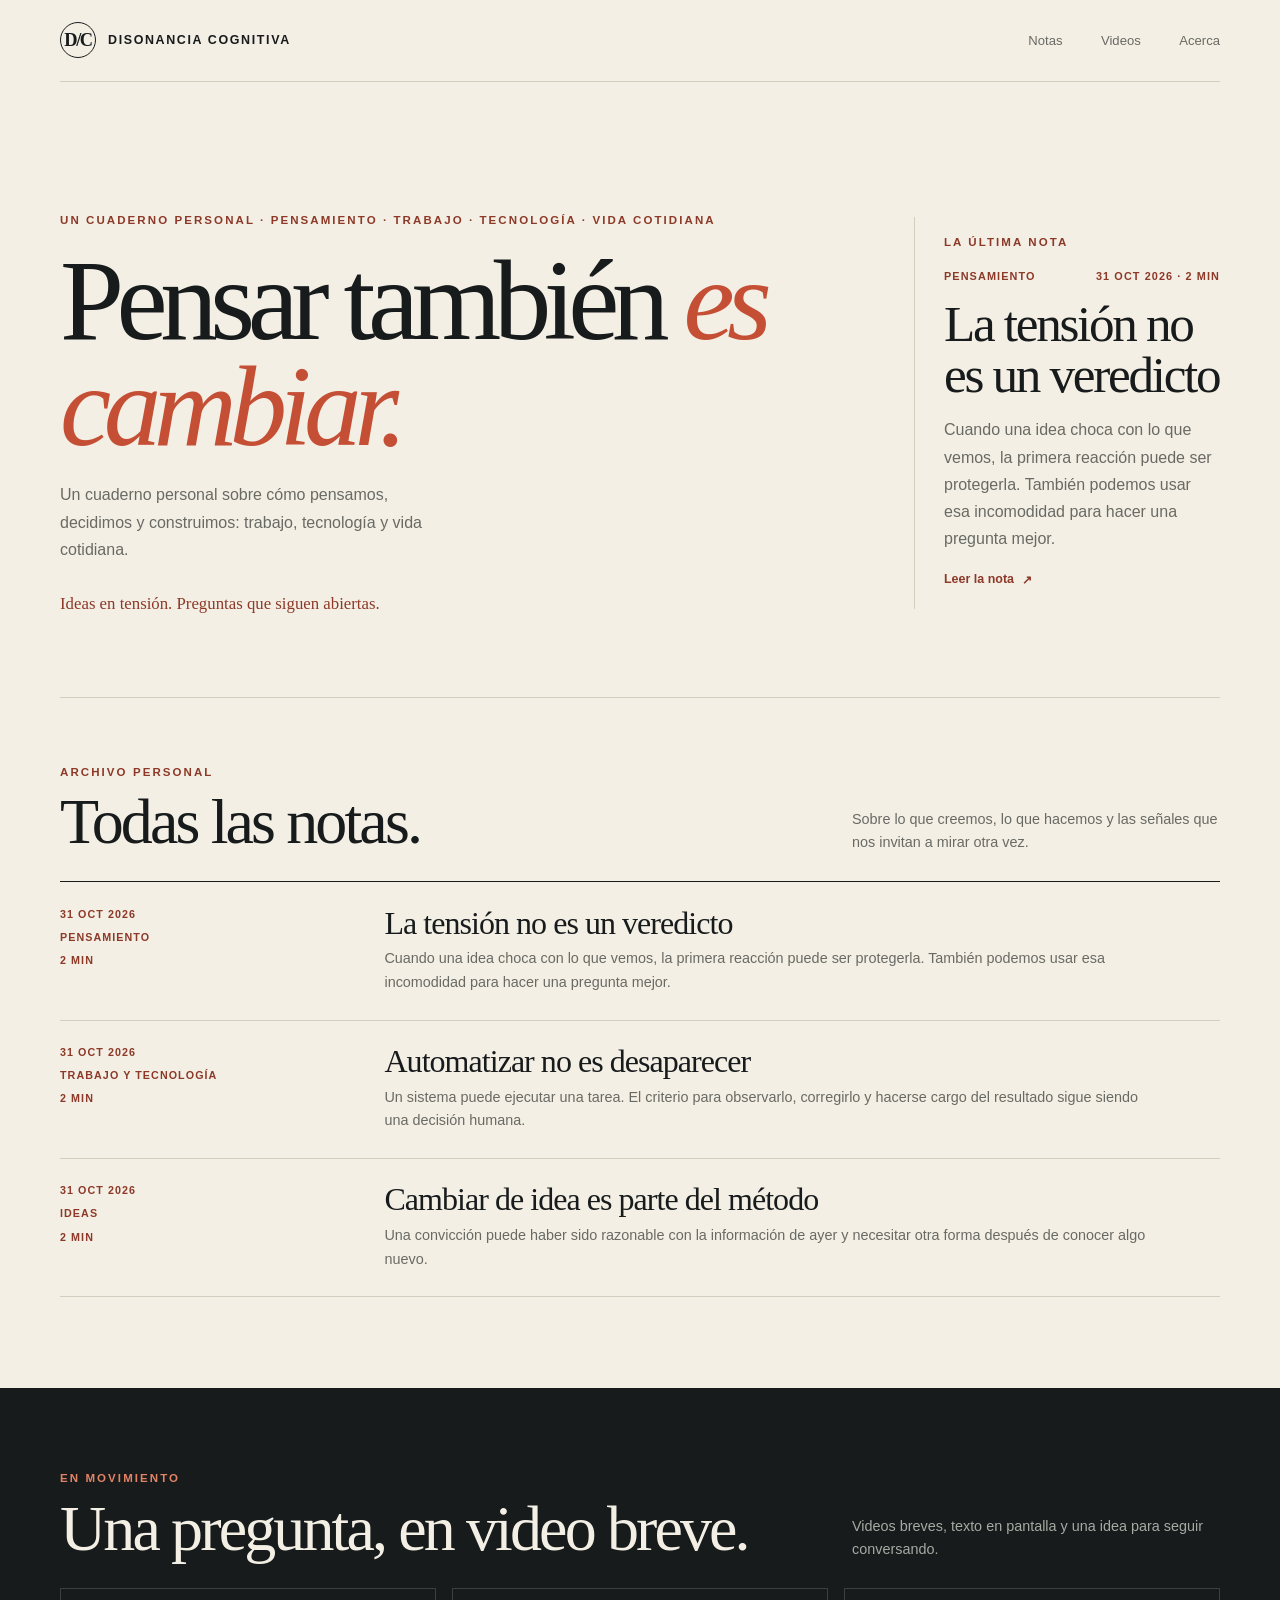
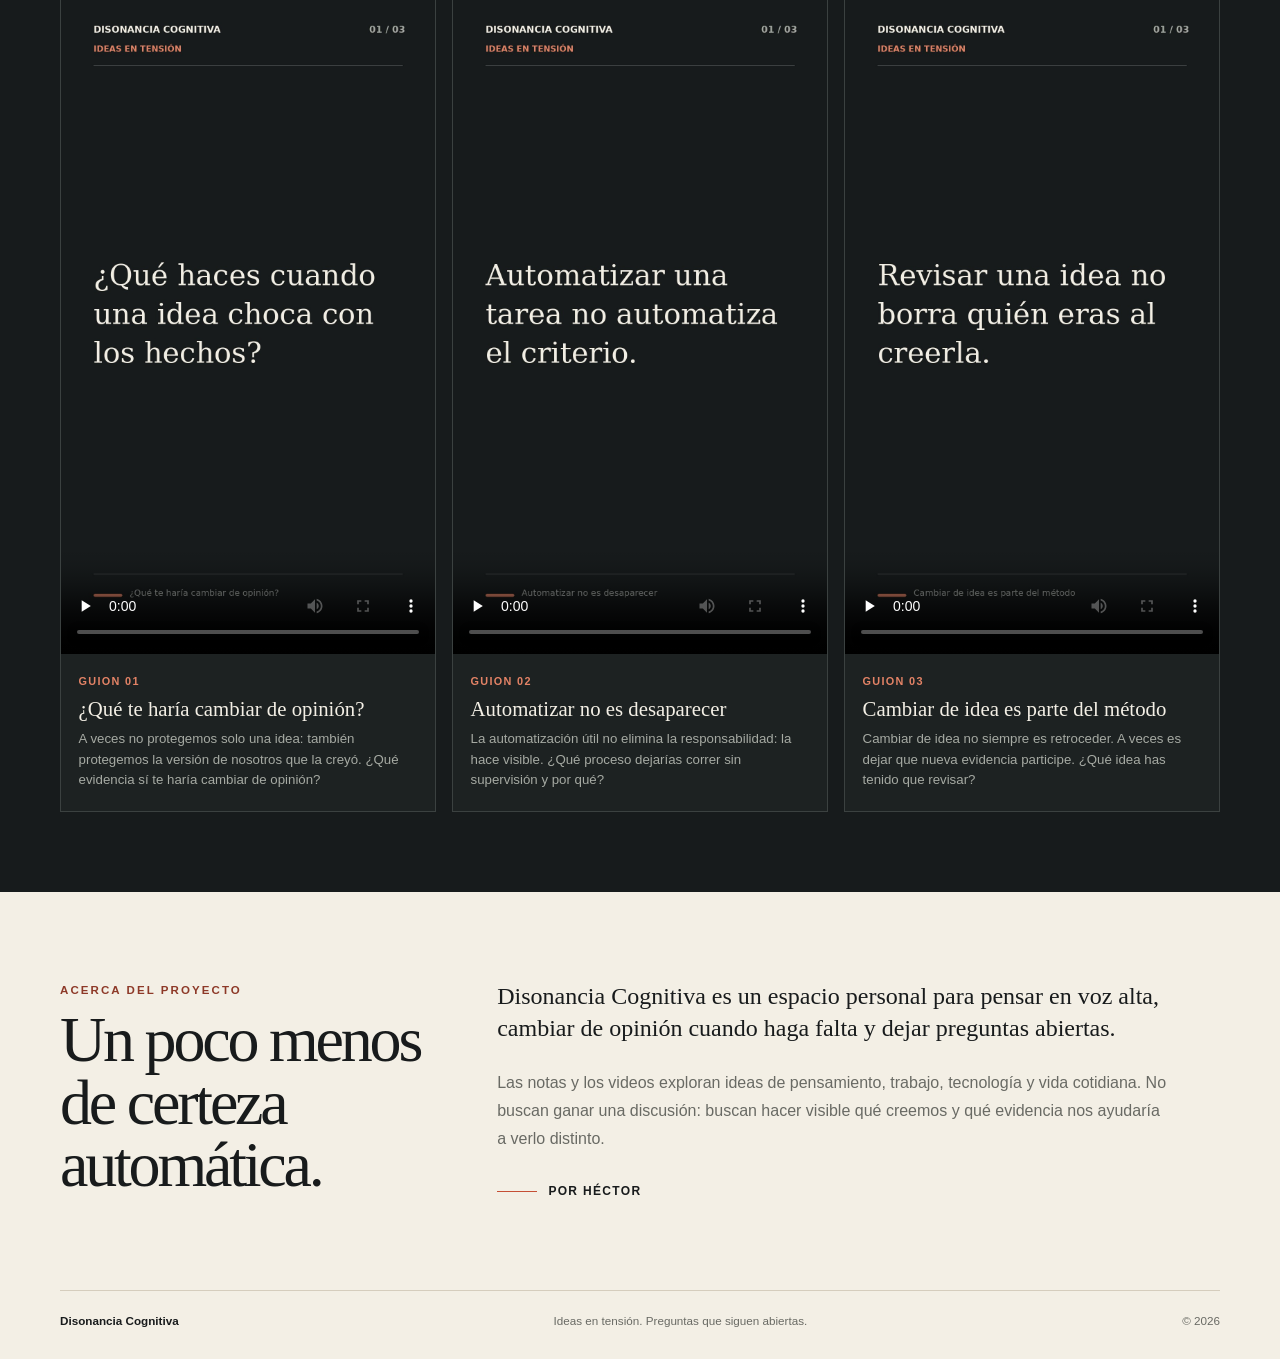
<file: docs/index.html>
<!doctype html>
<html lang="es-MX">
<head>
  <meta charset="utf-8">
  <meta name="viewport" content="width=device-width, initial-scale=1">
  <meta name="theme-color" content="#f3efe5">
  <meta name="description" content="Un cuaderno personal sobre cómo pensamos, decidimos y construimos: trabajo, tecnología y vida cotidiana.">
  <link rel="canonical" href="https://hectoropenclaw.github.io/disonancia-cognitiva/">
  <link rel="alternate" type="application/rss+xml" title="Disonancia Cognitiva" href="feed.xml">
  <link rel="stylesheet" href="assets/styles.css">
  <meta property="og:type" content="website">
  <meta property="og:title" content="Disonancia Cognitiva — Ideas en tensión. Preguntas que siguen abiertas.">
  <meta property="og:description" content="Un cuaderno personal sobre cómo pensamos, decidimos y construimos: trabajo, tecnología y vida cotidiana.">
  <meta property="og:url" content="https://hectoropenclaw.github.io/disonancia-cognitiva/">
  <meta property="og:image" content="https://hectoropenclaw.github.io/disonancia-cognitiva/assets/og.png">
  <meta name="twitter:card" content="summary_large_image">
  <meta name="twitter:title" content="Disonancia Cognitiva — Ideas en tensión. Preguntas que siguen abiertas.">
  <meta name="twitter:description" content="Un cuaderno personal sobre cómo pensamos, decidimos y construimos: trabajo, tecnología y vida cotidiana.">
  <meta name="twitter:image" content="https://hectoropenclaw.github.io/disonancia-cognitiva/assets/og.png">
  <title>Disonancia Cognitiva — Ideas en tensión. Preguntas que siguen abiertas.</title>
</head>
<body>
  <a class="skip-link" href="#contenido">Saltar al contenido</a>
  <header class="shell topbar">
    <a class="brand" href="#inicio" aria-label="Disonancia Cognitiva, inicio">
      <span class="brand-mark" aria-hidden="true">D/C</span><span>Disonancia Cognitiva</span>
    </a>
    <nav class="nav" aria-label="Navegación principal">
      <a href="#notas">Notas</a><a href="#videos">Videos</a><a href="#acerca">Acerca</a>
    </nav>
  </header>
  <main id="contenido">
    <section class="shell hero" id="inicio">
      <div>
        <span class="kicker">Un cuaderno personal · Pensamiento · Trabajo · Tecnología · Vida cotidiana</span>
        <h1>Pensar también <em>es cambiar.</em></h1>
        <p class="hero-copy">Un cuaderno personal sobre cómo pensamos, decidimos y construimos: trabajo, tecnología y vida cotidiana.</p>
        <p class="hero-tagline">Ideas en tensión. Preguntas que siguen abiertas.</p>
      </div>
      <article class="featured-post" aria-labelledby="latest-title">
        <span class="section-kicker">La última nota</span>
        <div class="article-meta"><span>Pensamiento</span><span>31 oct 2026 · 2 min</span></div>
        <h2 id="latest-title"><a href="posts/la-tension-no-es-un-veredicto.html">La tensión no es un veredicto</a></h2>
        <p class="excerpt">Cuando una idea choca con lo que vemos, la primera reacción puede ser protegerla. También podemos usar esa incomodidad para hacer una pregunta mejor.</p>
        <a class="read-link" href="posts/la-tension-no-es-un-veredicto.html">Leer la nota <span aria-hidden="true">↗</span></a>
      </article>
    </section>

    <div class="shell rule"></div>
    <section class="shell archive-section" id="notas" aria-labelledby="notes-title">
      <div class="section-head">
        <div><span class="section-kicker">Archivo personal</span><h2 id="notes-title">Todas las notas.</h2></div>
        <p>Sobre lo que creemos, lo que hacemos y las señales que nos invitan a mirar otra vez.</p>
      </div>
      <div class="archive-list"><article class="archive-item" id="la-tension-no-es-un-veredicto">
      <div class="archive-meta"><span>31 oct 2026</span><span>Pensamiento</span><span>2 min</span></div>
      <div class="archive-copy"><h3><a href="posts/la-tension-no-es-un-veredicto.html">La tensión no es un veredicto</a></h3>
      <p class="excerpt">Cuando una idea choca con lo que vemos, la primera reacción puede ser protegerla. También podemos usar esa incomodidad para hacer una pregunta mejor.</p></div>
    </article>
<article class="archive-item" id="automatizar-no-es-desaparecer">
      <div class="archive-meta"><span>31 oct 2026</span><span>Trabajo y tecnología</span><span>2 min</span></div>
      <div class="archive-copy"><h3><a href="posts/automatizar-no-es-desaparecer.html">Automatizar no es desaparecer</a></h3>
      <p class="excerpt">Un sistema puede ejecutar una tarea. El criterio para observarlo, corregirlo y hacerse cargo del resultado sigue siendo una decisión humana.</p></div>
    </article>
<article class="archive-item" id="cambiar-de-idea-es-parte-del-metodo">
      <div class="archive-meta"><span>31 oct 2026</span><span>Ideas</span><span>2 min</span></div>
      <div class="archive-copy"><h3><a href="posts/cambiar-de-idea-es-parte-del-metodo.html">Cambiar de idea es parte del método</a></h3>
      <p class="excerpt">Una convicción puede haber sido razonable con la información de ayer y necesitar otra forma después de conocer algo nuevo.</p></div>
    </article></div>
    </section>

    <section class="reels-band" id="videos" aria-labelledby="videos-title">
      <div class="shell">
        <div class="section-head">
          <div><span class="section-kicker">En movimiento</span><h2 id="videos-title">Una pregunta, en video breve.</h2></div>
          <p>Videos breves, texto en pantalla y una idea para seguir conversando.</p>
        </div>
        <div class="reel-grid"><article class="reel">
      <video controls playsinline preload="none" poster="reels/01-la-tension.jpg" aria-label="Video: ¿Qué te haría cambiar de opinión?">
        <source src="reels/01-la-tension.mp4" type="video/mp4">
        Tu navegador no puede reproducir este video.
      </video>
      <div class="reel-copy"><span>Guion 01</span><h3>¿Qué te haría cambiar de opinión?</h3>
      <p>A veces no protegemos solo una idea: también protegemos la versión de nosotros que la creyó. ¿Qué evidencia sí te haría cambiar de opinión?</p></div>
    </article>
<article class="reel">
      <video controls playsinline preload="none" poster="reels/02-automatizar.jpg" aria-label="Video: Automatizar no es desaparecer">
        <source src="reels/02-automatizar.mp4" type="video/mp4">
        Tu navegador no puede reproducir este video.
      </video>
      <div class="reel-copy"><span>Guion 02</span><h3>Automatizar no es desaparecer</h3>
      <p>La automatización útil no elimina la responsabilidad: la hace visible. ¿Qué proceso dejarías correr sin supervisión y por qué?</p></div>
    </article>
<article class="reel">
      <video controls playsinline preload="none" poster="reels/03-cambiar.jpg" aria-label="Video: Cambiar de idea es parte del método">
        <source src="reels/03-cambiar.mp4" type="video/mp4">
        Tu navegador no puede reproducir este video.
      </video>
      <div class="reel-copy"><span>Guion 03</span><h3>Cambiar de idea es parte del método</h3>
      <p>Cambiar de idea no siempre es retroceder. A veces es dejar que nueva evidencia participe. ¿Qué idea has tenido que revisar?</p></div>
    </article></div>
      </div>
    </section>

    <section class="shell about" id="acerca">
      <div><span class="section-kicker">Acerca del proyecto</span><h2>Un poco menos de certeza automática.</h2></div>
      <div class="about-copy">
        <p>Disonancia Cognitiva es un espacio personal para pensar en voz alta, cambiar de opinión cuando haga falta y dejar preguntas abiertas.</p>
        <p>Las notas y los videos exploran ideas de pensamiento, trabajo, tecnología y vida cotidiana. No buscan ganar una discusión: buscan hacer visible qué creemos y qué evidencia nos ayudaría a verlo distinto.</p>
        <span class="about-byline">Por Héctor</span>
      </div>
    </section>
  </main>
  <footer class="shell footer"><strong>Disonancia Cognitiva</strong><span>Ideas en tensión. Preguntas que siguen abiertas.</span><span>© 2026</span></footer>
</body>
</html>
</file>
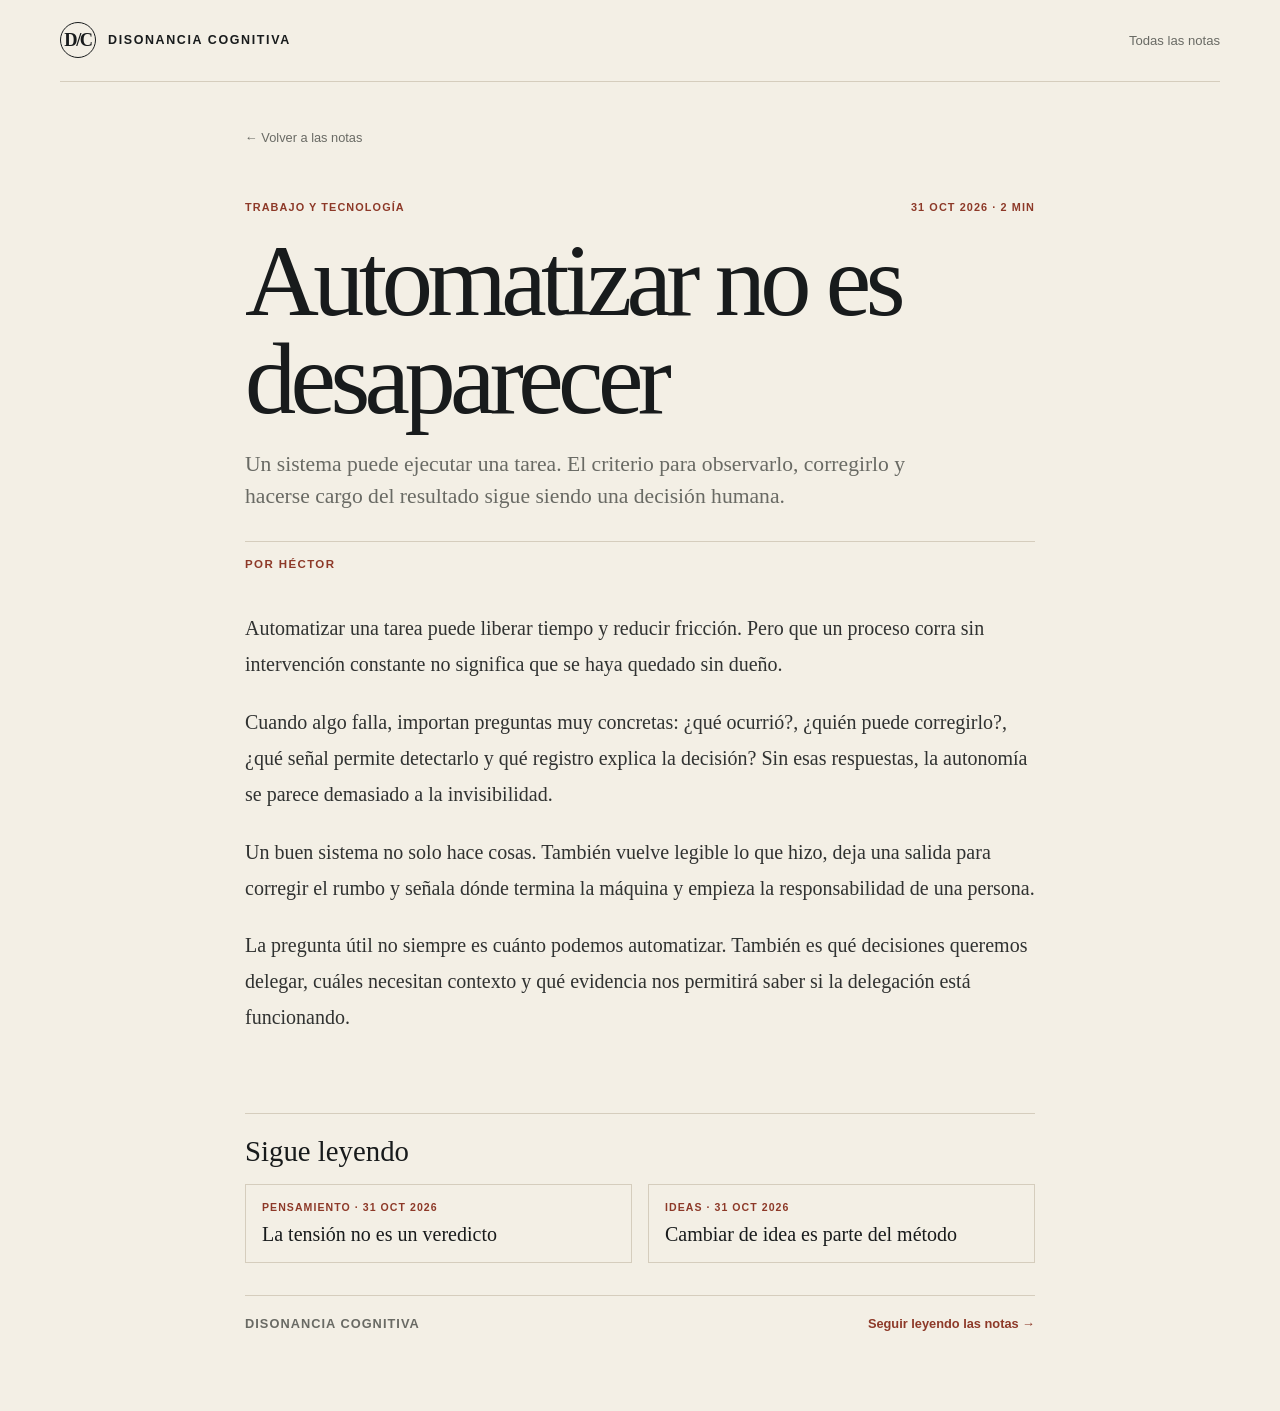
<file: docs/posts/automatizar-no-es-desaparecer.html>
<!doctype html>
<html lang="es-MX">
<head>
  <meta charset="utf-8">
  <meta name="viewport" content="width=device-width, initial-scale=1">
  <meta name="theme-color" content="#f3efe5">
  <meta name="description" content="Un sistema puede ejecutar una tarea. El criterio para observarlo, corregirlo y hacerse cargo del resultado sigue siendo una decisión humana.">
  <link rel="canonical" href="https://hectoropenclaw.github.io/disonancia-cognitiva/posts/automatizar-no-es-desaparecer.html">
  <link rel="stylesheet" href="../assets/styles.css">
  <meta property="og:type" content="article">
  <meta property="og:title" content="Automatizar no es desaparecer — Disonancia Cognitiva">
  <meta property="og:description" content="Un sistema puede ejecutar una tarea. El criterio para observarlo, corregirlo y hacerse cargo del resultado sigue siendo una decisión humana.">
  <meta property="og:url" content="https://hectoropenclaw.github.io/disonancia-cognitiva/posts/automatizar-no-es-desaparecer.html">
  <meta name="twitter:card" content="summary">
  <meta name="twitter:title" content="Automatizar no es desaparecer — Disonancia Cognitiva">
  <meta name="twitter:description" content="Un sistema puede ejecutar una tarea. El criterio para observarlo, corregirlo y hacerse cargo del resultado sigue siendo una decisión humana.">
  <title>Automatizar no es desaparecer — Disonancia Cognitiva</title>
</head>
<body>
  <a class="skip-link" href="#contenido">Saltar al contenido</a>
  <header class="shell topbar">
    <a class="brand" href="../" aria-label="Disonancia Cognitiva, inicio">
      <span class="brand-mark" aria-hidden="true">D/C</span><span>Disonancia Cognitiva</span>
    </a>
    <nav class="nav" aria-label="Navegación principal"><a href="../#notas">Todas las notas</a></nav>
  </header>
  <main class="shell post-layout" id="contenido">
    <a class="post-back" href="../#notas">← Volver a las notas</a>
    <article class="post">
      <div class="article-meta"><span>Trabajo y tecnología</span><span>31 oct 2026 · 2 min</span></div>
      <h1>Automatizar no es desaparecer</h1>
      <p class="post-excerpt">Un sistema puede ejecutar una tarea. El criterio para observarlo, corregirlo y hacerse cargo del resultado sigue siendo una decisión humana.</p>
      <div class="post-byline">Por Héctor</div>
      <div class="post-body"><p>Automatizar una tarea puede liberar tiempo y reducir fricción. Pero que un proceso corra sin intervención constante no significa que se haya quedado sin dueño.</p>
<p>Cuando algo falla, importan preguntas muy concretas: ¿qué ocurrió?, ¿quién puede corregirlo?, ¿qué señal permite detectarlo y qué registro explica la decisión? Sin esas respuestas, la autonomía se parece demasiado a la invisibilidad.</p>
<p>Un buen sistema no solo hace cosas. También vuelve legible lo que hizo, deja una salida para corregir el rumbo y señala dónde termina la máquina y empieza la responsabilidad de una persona.</p>
<p>La pregunta útil no siempre es cuánto podemos automatizar. También es qué decisiones queremos delegar, cuáles necesitan contexto y qué evidencia nos permitirá saber si la delegación está funcionando.</p></div>
    </article>
    <nav class="more-reading" aria-label="Seguir leyendo">
      <h2>Sigue leyendo</h2>
      <div class="related-list"><a class="related-item" href="la-tension-no-es-un-veredicto.html">
        <span>Pensamiento · 31 oct 2026</span><strong>La tensión no es un veredicto</strong>
      </a>
<a class="related-item" href="cambiar-de-idea-es-parte-del-metodo.html">
        <span>Ideas · 31 oct 2026</span><strong>Cambiar de idea es parte del método</strong>
      </a></div>
    </nav>
    <div class="post-end"><span>Disonancia Cognitiva</span><a href="../#notas">Seguir leyendo las notas →</a></div>
  </main>
</body>
</html>
</file>
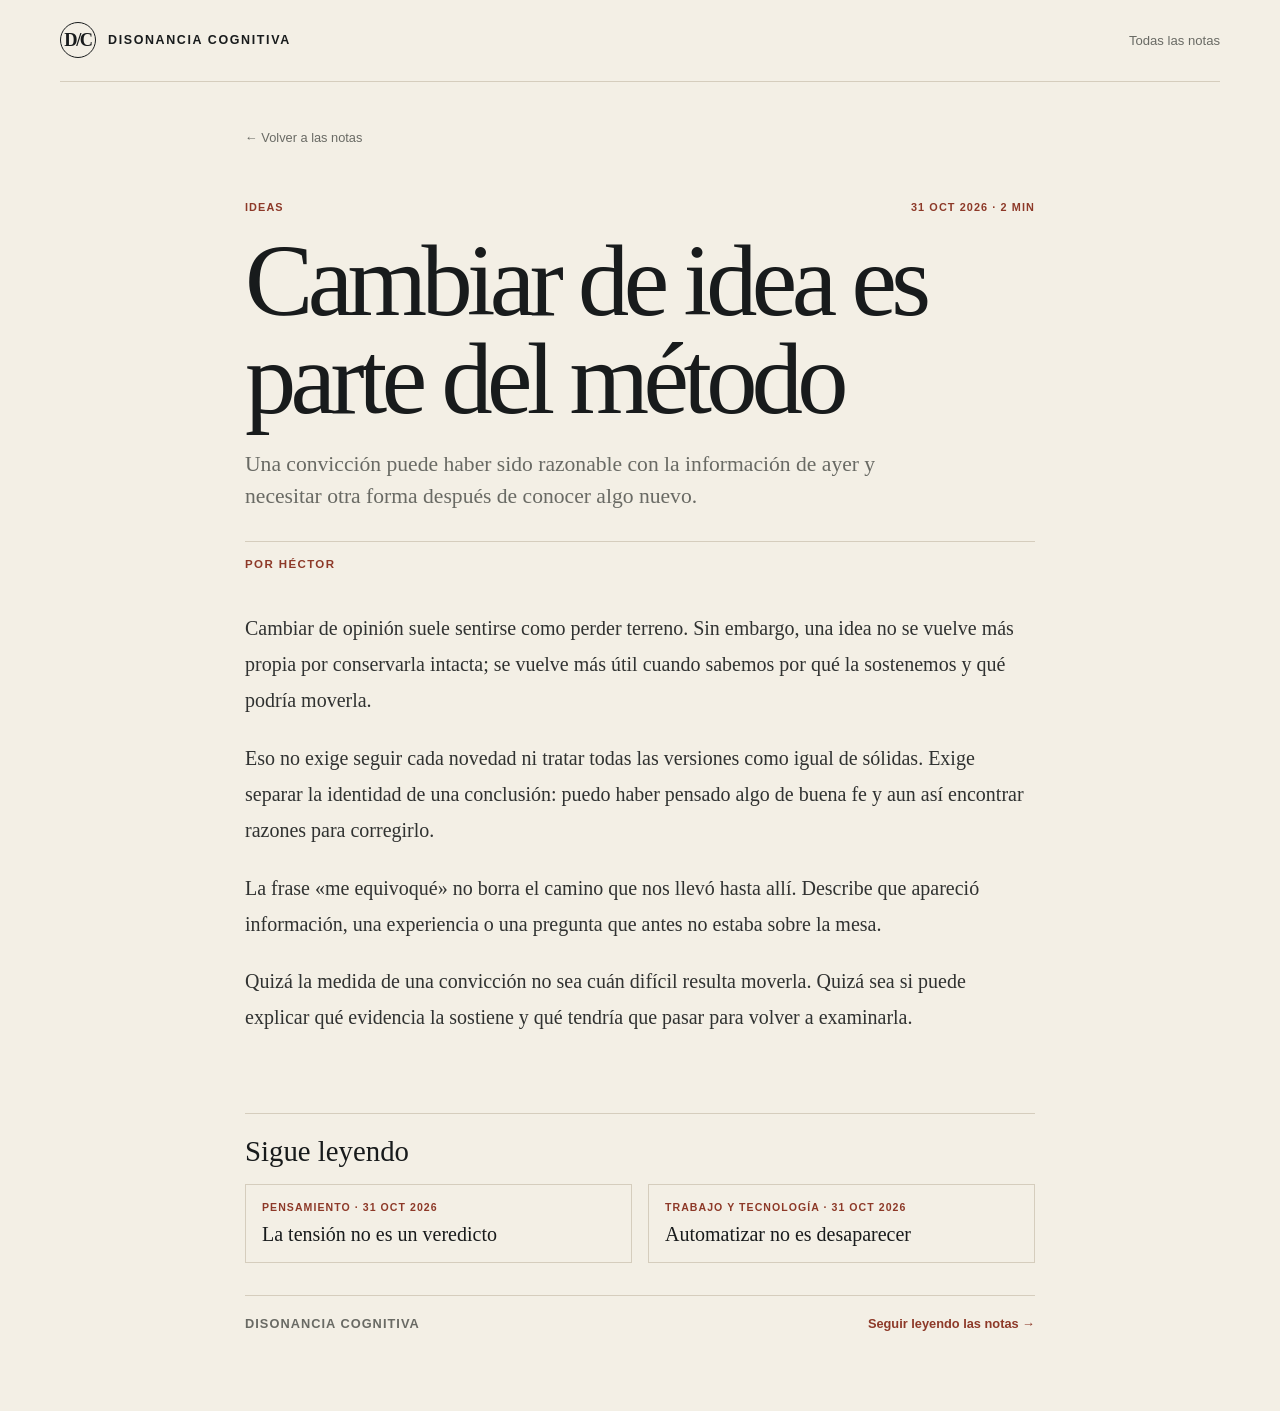
<file: docs/posts/cambiar-de-idea-es-parte-del-metodo.html>
<!doctype html>
<html lang="es-MX">
<head>
  <meta charset="utf-8">
  <meta name="viewport" content="width=device-width, initial-scale=1">
  <meta name="theme-color" content="#f3efe5">
  <meta name="description" content="Una convicción puede haber sido razonable con la información de ayer y necesitar otra forma después de conocer algo nuevo.">
  <link rel="canonical" href="https://hectoropenclaw.github.io/disonancia-cognitiva/posts/cambiar-de-idea-es-parte-del-metodo.html">
  <link rel="stylesheet" href="../assets/styles.css">
  <meta property="og:type" content="article">
  <meta property="og:title" content="Cambiar de idea es parte del método — Disonancia Cognitiva">
  <meta property="og:description" content="Una convicción puede haber sido razonable con la información de ayer y necesitar otra forma después de conocer algo nuevo.">
  <meta property="og:url" content="https://hectoropenclaw.github.io/disonancia-cognitiva/posts/cambiar-de-idea-es-parte-del-metodo.html">
  <meta name="twitter:card" content="summary">
  <meta name="twitter:title" content="Cambiar de idea es parte del método — Disonancia Cognitiva">
  <meta name="twitter:description" content="Una convicción puede haber sido razonable con la información de ayer y necesitar otra forma después de conocer algo nuevo.">
  <title>Cambiar de idea es parte del método — Disonancia Cognitiva</title>
</head>
<body>
  <a class="skip-link" href="#contenido">Saltar al contenido</a>
  <header class="shell topbar">
    <a class="brand" href="../" aria-label="Disonancia Cognitiva, inicio">
      <span class="brand-mark" aria-hidden="true">D/C</span><span>Disonancia Cognitiva</span>
    </a>
    <nav class="nav" aria-label="Navegación principal"><a href="../#notas">Todas las notas</a></nav>
  </header>
  <main class="shell post-layout" id="contenido">
    <a class="post-back" href="../#notas">← Volver a las notas</a>
    <article class="post">
      <div class="article-meta"><span>Ideas</span><span>31 oct 2026 · 2 min</span></div>
      <h1>Cambiar de idea es parte del método</h1>
      <p class="post-excerpt">Una convicción puede haber sido razonable con la información de ayer y necesitar otra forma después de conocer algo nuevo.</p>
      <div class="post-byline">Por Héctor</div>
      <div class="post-body"><p>Cambiar de opinión suele sentirse como perder terreno. Sin embargo, una idea no se vuelve más propia por conservarla intacta; se vuelve más útil cuando sabemos por qué la sostenemos y qué podría moverla.</p>
<p>Eso no exige seguir cada novedad ni tratar todas las versiones como igual de sólidas. Exige separar la identidad de una conclusión: puedo haber pensado algo de buena fe y aun así encontrar razones para corregirlo.</p>
<p>La frase «me equivoqué» no borra el camino que nos llevó hasta allí. Describe que apareció información, una experiencia o una pregunta que antes no estaba sobre la mesa.</p>
<p>Quizá la medida de una convicción no sea cuán difícil resulta moverla. Quizá sea si puede explicar qué evidencia la sostiene y qué tendría que pasar para volver a examinarla.</p></div>
    </article>
    <nav class="more-reading" aria-label="Seguir leyendo">
      <h2>Sigue leyendo</h2>
      <div class="related-list"><a class="related-item" href="la-tension-no-es-un-veredicto.html">
        <span>Pensamiento · 31 oct 2026</span><strong>La tensión no es un veredicto</strong>
      </a>
<a class="related-item" href="automatizar-no-es-desaparecer.html">
        <span>Trabajo y tecnología · 31 oct 2026</span><strong>Automatizar no es desaparecer</strong>
      </a></div>
    </nav>
    <div class="post-end"><span>Disonancia Cognitiva</span><a href="../#notas">Seguir leyendo las notas →</a></div>
  </main>
</body>
</html>
</file>
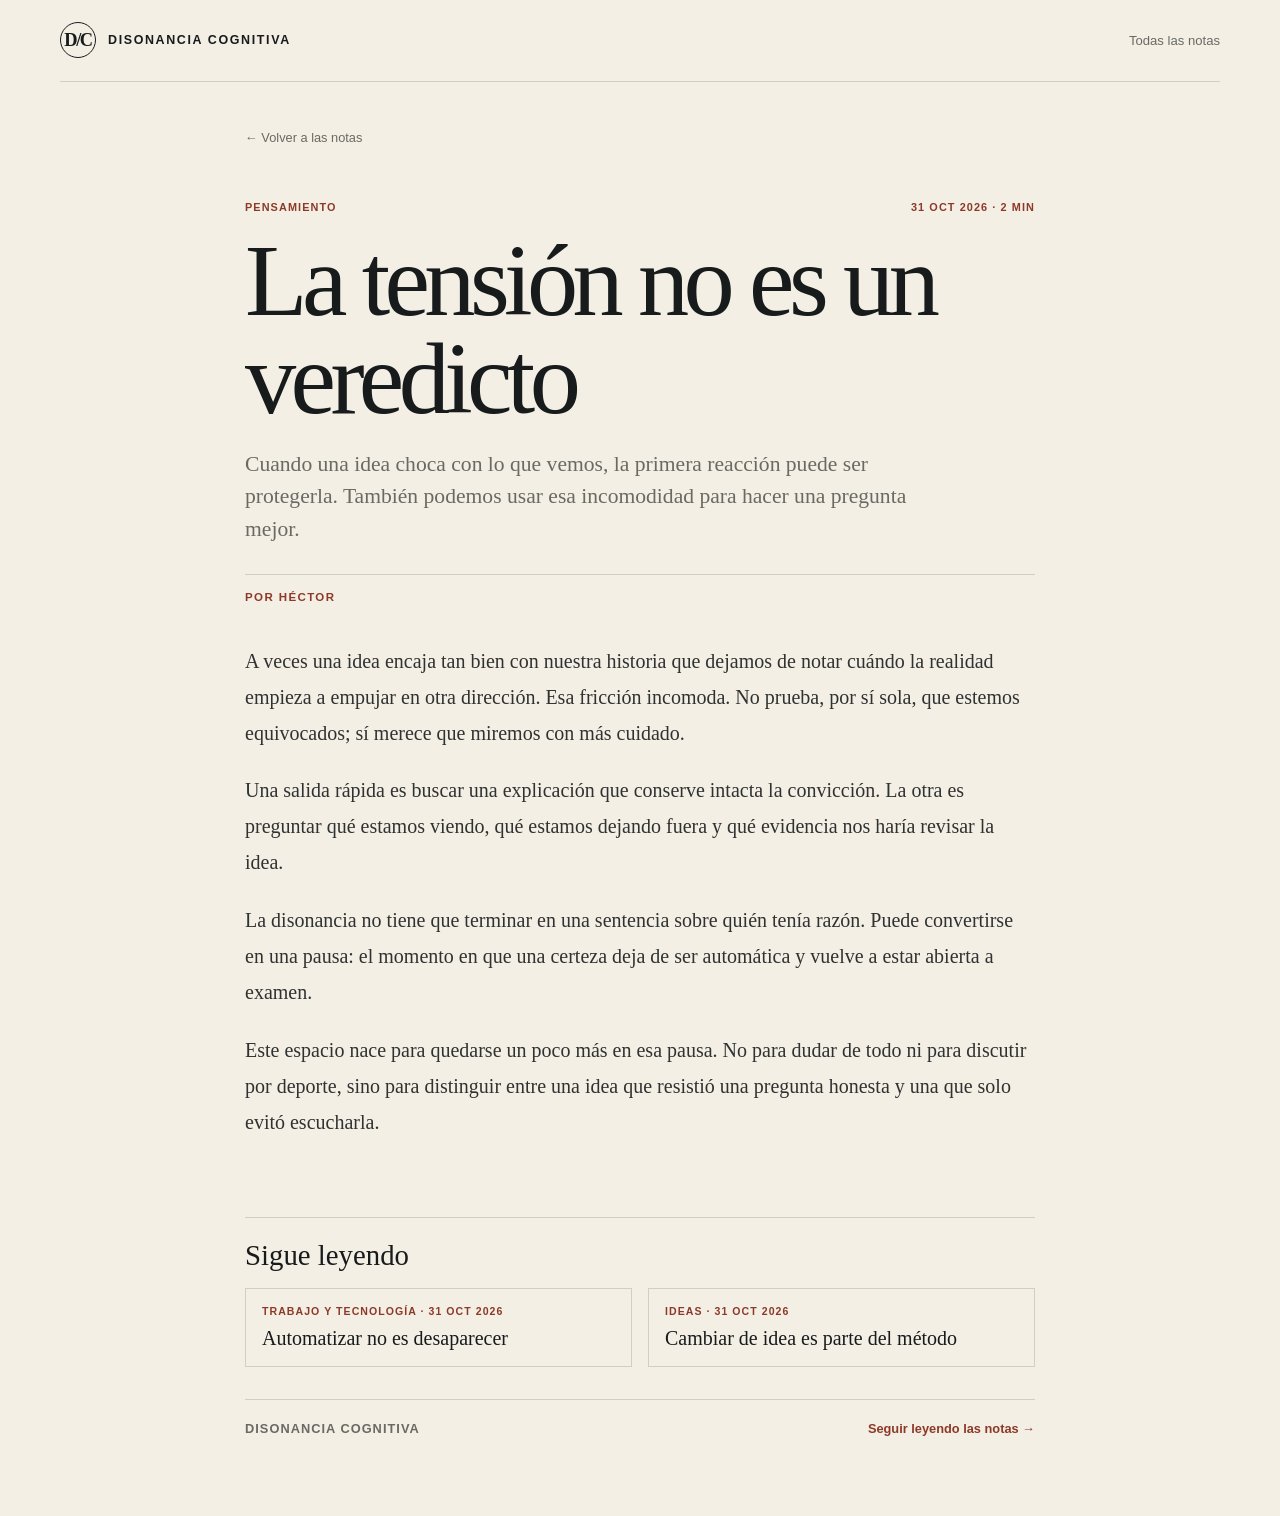
<file: docs/posts/la-tension-no-es-un-veredicto.html>
<!doctype html>
<html lang="es-MX">
<head>
  <meta charset="utf-8">
  <meta name="viewport" content="width=device-width, initial-scale=1">
  <meta name="theme-color" content="#f3efe5">
  <meta name="description" content="Cuando una idea choca con lo que vemos, la primera reacción puede ser protegerla. También podemos usar esa incomodidad para hacer una pregunta mejor.">
  <link rel="canonical" href="https://hectoropenclaw.github.io/disonancia-cognitiva/posts/la-tension-no-es-un-veredicto.html">
  <link rel="stylesheet" href="../assets/styles.css">
  <meta property="og:type" content="article">
  <meta property="og:title" content="La tensión no es un veredicto — Disonancia Cognitiva">
  <meta property="og:description" content="Cuando una idea choca con lo que vemos, la primera reacción puede ser protegerla. También podemos usar esa incomodidad para hacer una pregunta mejor.">
  <meta property="og:url" content="https://hectoropenclaw.github.io/disonancia-cognitiva/posts/la-tension-no-es-un-veredicto.html">
  <meta name="twitter:card" content="summary">
  <meta name="twitter:title" content="La tensión no es un veredicto — Disonancia Cognitiva">
  <meta name="twitter:description" content="Cuando una idea choca con lo que vemos, la primera reacción puede ser protegerla. También podemos usar esa incomodidad para hacer una pregunta mejor.">
  <title>La tensión no es un veredicto — Disonancia Cognitiva</title>
</head>
<body>
  <a class="skip-link" href="#contenido">Saltar al contenido</a>
  <header class="shell topbar">
    <a class="brand" href="../" aria-label="Disonancia Cognitiva, inicio">
      <span class="brand-mark" aria-hidden="true">D/C</span><span>Disonancia Cognitiva</span>
    </a>
    <nav class="nav" aria-label="Navegación principal"><a href="../#notas">Todas las notas</a></nav>
  </header>
  <main class="shell post-layout" id="contenido">
    <a class="post-back" href="../#notas">← Volver a las notas</a>
    <article class="post">
      <div class="article-meta"><span>Pensamiento</span><span>31 oct 2026 · 2 min</span></div>
      <h1>La tensión no es un veredicto</h1>
      <p class="post-excerpt">Cuando una idea choca con lo que vemos, la primera reacción puede ser protegerla. También podemos usar esa incomodidad para hacer una pregunta mejor.</p>
      <div class="post-byline">Por Héctor</div>
      <div class="post-body"><p>A veces una idea encaja tan bien con nuestra historia que dejamos de notar cuándo la realidad empieza a empujar en otra dirección. Esa fricción incomoda. No prueba, por sí sola, que estemos equivocados; sí merece que miremos con más cuidado.</p>
<p>Una salida rápida es buscar una explicación que conserve intacta la convicción. La otra es preguntar qué estamos viendo, qué estamos dejando fuera y qué evidencia nos haría revisar la idea.</p>
<p>La disonancia no tiene que terminar en una sentencia sobre quién tenía razón. Puede convertirse en una pausa: el momento en que una certeza deja de ser automática y vuelve a estar abierta a examen.</p>
<p>Este espacio nace para quedarse un poco más en esa pausa. No para dudar de todo ni para discutir por deporte, sino para distinguir entre una idea que resistió una pregunta honesta y una que solo evitó escucharla.</p></div>
    </article>
    <nav class="more-reading" aria-label="Seguir leyendo">
      <h2>Sigue leyendo</h2>
      <div class="related-list"><a class="related-item" href="automatizar-no-es-desaparecer.html">
        <span>Trabajo y tecnología · 31 oct 2026</span><strong>Automatizar no es desaparecer</strong>
      </a>
<a class="related-item" href="cambiar-de-idea-es-parte-del-metodo.html">
        <span>Ideas · 31 oct 2026</span><strong>Cambiar de idea es parte del método</strong>
      </a></div>
    </nav>
    <div class="post-end"><span>Disonancia Cognitiva</span><a href="../#notas">Seguir leyendo las notas →</a></div>
  </main>
</body>
</html>
</file>
<file: docs/assets/styles.css>
:root {
  color-scheme: light;
  --paper: #f3efe5;
  --paper-deep: #e8e1d4;
  --ink: #181b1c;
  --muted: #696a64;
  --line: #d5cdbd;
  --accent: #c54f35;
  --accent-deep: #8d3928;
  --dark: #171b1c;
  --dark-muted: #a6aaa3;
  --display: Georgia, "Times New Roman", serif;
  --body: "Helvetica Neue", Arial, sans-serif;
}
* { box-sizing: border-box; }
html { scroll-behavior: smooth; }
body { margin: 0; background: var(--paper); color: var(--ink); font-family: var(--body); }
a { color: inherit; }
a:focus-visible, button:focus-visible { outline: 3px solid var(--accent); outline-offset: 4px; }
.skip-link { position: absolute; top: -5rem; left: 1rem; z-index: 5; padding: .7rem 1rem; background: var(--paper); }
.skip-link:focus { top: 1rem; }
.shell { width: min(1160px, calc(100% - 3rem)); margin-inline: auto; }
.topbar { display: flex; align-items: center; justify-content: space-between; gap: 2rem; padding: 1.4rem 0; border-bottom: 1px solid var(--line); }
.brand { display: flex; align-items: center; gap: .75rem; text-decoration: none; font-size: .78rem; font-weight: 800; letter-spacing: .13em; text-transform: uppercase; }
.brand-mark { display: grid; width: 2.25rem; aspect-ratio: 1; place-items: center; border: 1px solid var(--ink); border-radius: 50%; font-family: var(--display); font-size: 1.15rem; letter-spacing: -.08em; }
.nav { display: flex; gap: clamp(1rem, 3vw, 2.4rem); font-size: .82rem; }
.nav a { text-decoration: none; color: var(--muted); }
.nav a:hover { color: var(--accent-deep); }
.hero { display: grid; grid-template-columns: minmax(0, 1.45fr) minmax(220px, .55fr); align-items: end; gap: 3rem; padding: clamp(4rem, 10vw, 8.5rem) 0 5rem; }
.kicker, .section-kicker { color: var(--accent-deep); font-size: .72rem; font-weight: 800; letter-spacing: .18em; text-transform: uppercase; }
.hero h1 { max-width: 850px; margin: 1.2rem 0 1.4rem; font: 400 clamp(3.5rem, 9vw, 7.7rem)/.92 var(--display); letter-spacing: -.065em; }
.hero h1 em { color: var(--accent); font-weight: 400; }
.hero-copy { max-width: 25rem; padding-bottom: .45rem; color: var(--muted); font-size: 1rem; line-height: 1.7; }
.hero-tagline { margin: 1.4rem 0 0; color: var(--accent-deep); font: 1.05rem/1.45 var(--display); }
.featured-post { align-self: center; padding: 1.2rem 0 1.4rem 1.8rem; border-left: 1px solid var(--line); }
.featured-post .section-kicker { display: block; margin-bottom: 1.35rem; }
.featured-post h2 { margin: 1rem 0 .8rem; font: 400 clamp(2rem, 4vw, 3.5rem)/1 var(--display); letter-spacing: -.045em; }
.featured-post h2 a { text-decoration: none; }
.featured-post h2 a:hover { color: var(--accent-deep); }
.featured-post .excerpt { max-width: 38rem; color: var(--muted); font-size: 1rem; line-height: 1.7; }
.rule { height: 1px; background: var(--line); }
.section-head { display: flex; align-items: end; justify-content: space-between; gap: 2rem; padding: 4rem 0 1.7rem; }
.section-head h2 { margin: .65rem 0 0; font: 400 clamp(2.4rem, 5vw, 4rem)/1 var(--display); letter-spacing: -.045em; }
.section-head p { max-width: 23rem; margin: 0; color: var(--muted); font-size: .9rem; line-height: 1.6; }
.article-meta { display: flex; justify-content: space-between; gap: .8rem; color: var(--accent-deep); font-size: .68rem; font-weight: 800; letter-spacing: .1em; text-transform: uppercase; }
.archive-section { padding-bottom: 1.2rem; }
.archive-list { border-top: 1px solid var(--ink); }
.archive-item { display: grid; grid-template-columns: minmax(9rem, .35fr) minmax(0, 1fr); gap: 2rem; padding: 1.45rem 0 1.55rem; border-bottom: 1px solid var(--line); }
.archive-meta { display: flex; flex-direction: column; gap: .45rem; color: var(--accent-deep); font-size: .67rem; font-weight: 800; letter-spacing: .1em; line-height: 1.5; text-transform: uppercase; }
.archive-copy h3 { margin: 0 0 .45rem; font: 400 clamp(1.45rem, 2.5vw, 2.15rem)/1.08 var(--display); letter-spacing: -.03em; }
.archive-copy h3 a { text-decoration: none; }
.archive-copy h3 a:hover { color: var(--accent-deep); }
.archive-copy .excerpt { max-width: 48rem; margin: 0; color: var(--muted); font-size: .9rem; line-height: 1.65; }
.reels-band { margin-top: 4.5rem; padding: 1rem 0 5rem; background: var(--dark); color: var(--paper); }
.reels-band .section-head { align-items: end; }
.reels-band .section-kicker { color: #e38366; }
.reels-band .section-head p { color: var(--dark-muted); }
.reel-grid { display: grid; grid-template-columns: repeat(3, minmax(0, 1fr)); gap: 1rem; }
.reel { overflow: hidden; border: 1px solid #3b4140; background: #1d2222; }
.reel video { display: block; width: 100%; aspect-ratio: 9/16; object-fit: cover; background: #101314; }
.reel-copy { padding: 1.1rem 1.1rem 1.25rem; }
.reel-copy span { color: #e38366; font-size: .68rem; font-weight: 800; letter-spacing: .12em; text-transform: uppercase; }
.reel-copy h3 { margin: .55rem 0 .5rem; font: 1.3rem/1.1 var(--display); }
.reel-copy p { margin: 0; color: var(--dark-muted); font-size: .83rem; line-height: 1.55; }
.about { display: grid; grid-template-columns: .7fr 1.3fr; gap: 3rem; padding: 5.5rem 0; }
.about h2 { margin: .7rem 0 0; font: 400 clamp(2.4rem, 5vw, 4.5rem)/.98 var(--display); letter-spacing: -.05em; }
.about-copy { max-width: 42rem; color: var(--muted); font-size: 1rem; line-height: 1.75; }
.about-copy p:first-child { margin-top: 0; color: var(--ink); font: 1.5rem/1.35 var(--display); }
.about-byline { display: inline-flex; align-items: center; gap: .7rem; margin-top: .8rem; color: var(--ink); font-size: .75rem; font-weight: 800; letter-spacing: .11em; text-transform: uppercase; }
.about-byline::before { width: 2.5rem; height: 1px; background: var(--accent); content: ""; }
.footer { display: flex; justify-content: space-between; gap: 2rem; padding: 1.4rem 0 2rem; border-top: 1px solid var(--line); color: var(--muted); font-size: .73rem; }
.footer strong { color: var(--ink); }
@media (max-width: 760px) {
  .shell { width: min(100% - 2rem, 620px); }
  .topbar { align-items: flex-start; }
  .nav { gap: 1rem; font-size: .75rem; }
  .hero { grid-template-columns: 1fr; gap: 2rem; padding: 4.5rem 0 3.5rem; }
  .hero h1 { max-width: 620px; font-size: clamp(3.6rem, 16vw, 6.4rem); }
  .section-head { align-items: flex-start; flex-direction: column; gap: .8rem; padding-top: 3rem; }
  .archive-item { grid-template-columns: 1fr; gap: .75rem; }
  .archive-meta { flex-direction: row; flex-wrap: wrap; }
  .reel-grid { grid-template-columns: 1fr; }
  .reel { display: grid; grid-template-columns: minmax(115px, .45fr) 1fr; align-items: center; }
  .reel video { max-height: 275px; }
  .about { grid-template-columns: 1fr; gap: 1.2rem; padding: 4rem 0; }
  .about h2 { max-width: 25rem; }
  .featured-post { padding-left: 1rem; }
  .related-list { grid-template-columns: 1fr; }
}
@media (max-width: 440px) {
  .shell { width: calc(100% - 1.4rem); }
  .brand { font-size: .65rem; gap: .5rem; letter-spacing: .08em; }
  .brand-mark { width: 2rem; }
  .nav { gap: .7rem; }
  .nav a { font-size: .68rem; }
  .footer { flex-direction: column; gap: .5rem; }
}
@media (prefers-reduced-motion: reduce) {
  html { scroll-behavior: auto; }
  *, *::before, *::after { transition-duration: .01ms !important; }
}
.read-link { display: inline-flex; gap: .5rem; align-items: center; margin-top: .2rem; color: var(--accent-deep); font-size: .78rem; font-weight: 800; text-decoration: none; }
.read-link:hover { text-decoration: underline; text-underline-offset: .2em; }
.post-layout { max-width: 790px; padding-top: 2rem; padding-bottom: 5rem; }
.post-back { display: inline-block; margin: 1rem 0 3.5rem; color: var(--muted); font-size: .8rem; text-decoration: none; }
.post-back:hover { color: var(--accent-deep); }
.post { padding-bottom: 3.5rem; }
.post h1 { margin: 1.2rem 0 1.2rem; font: 400 clamp(3rem, 8vw, 6.7rem)/.96 var(--display); letter-spacing: -.055em; }
.post-excerpt { max-width: 690px; margin: 0; color: var(--muted); font: 1.35rem/1.5 var(--display); }
.post-byline { margin: 1.8rem 0 2.5rem; padding-top: 1rem; border-top: 1px solid var(--line); color: var(--accent-deep); font-size: .72rem; font-weight: 800; letter-spacing: .12em; text-transform: uppercase; }
.post-body { color: #303231; font: 1.25rem/1.8 var(--display); }
.post-body p { margin: 0 0 1.35rem; }
.post-end { display: flex; flex-wrap: wrap; justify-content: space-between; gap: 1rem; padding-top: 1.3rem; border-top: 1px solid var(--line); font-size: .8rem; }
.post-end span { color: var(--muted); font-weight: 800; letter-spacing: .08em; text-transform: uppercase; }
.post-end a { color: var(--accent-deep); font-weight: 750; text-decoration: none; }
.post-end a:hover { text-decoration: underline; }
.more-reading { padding: 1.4rem 0 2rem; border-top: 1px solid var(--line); }
.more-reading h2 { margin: 0 0 1rem; font: 400 1.8rem/1.1 var(--display); }
.related-list { display: grid; grid-template-columns: repeat(2, minmax(0, 1fr)); gap: 1rem; }
.related-item { display: flex; flex-direction: column; gap: .55rem; padding: 1rem; border: 1px solid var(--line); text-decoration: none; }
.related-item span { color: var(--accent-deep); font-size: .66rem; font-weight: 800; letter-spacing: .1em; text-transform: uppercase; }
.related-item strong { font: 400 1.25rem/1.2 var(--display); }
.related-item:hover { border-color: var(--accent); }
</file>
